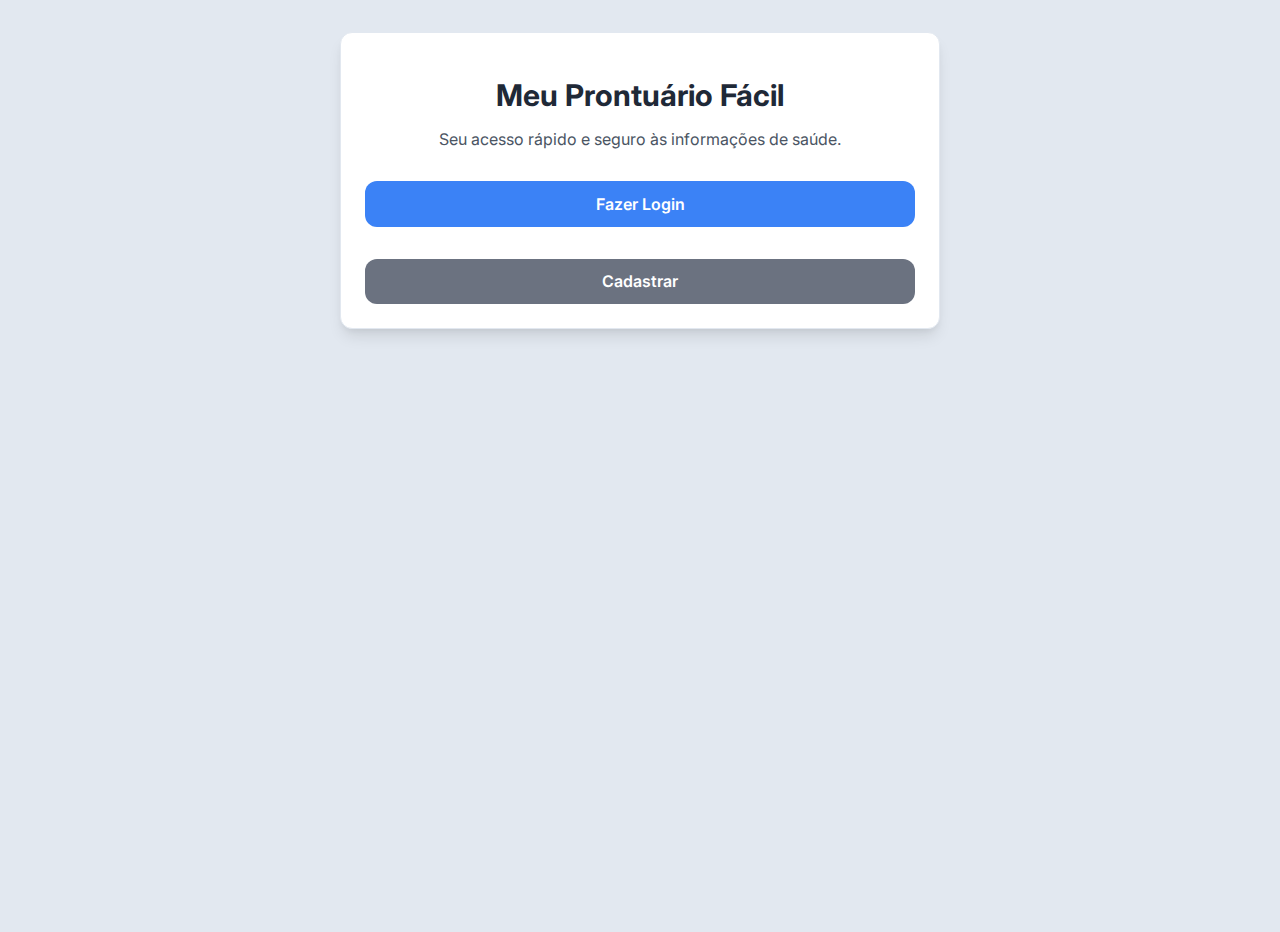
<file: index.html>
<!DOCTYPE html>
<html lang="pt-BR">
<head>
    <meta charset="UTF-8">
    <meta name="viewport" content="width=device-width, initial-scale=1.0">
    <title>Bem-vindo ao Meu Prontuário Fácil</title>
    <link rel="stylesheet" href="style.css">
    <link href="https://fonts.googleapis.com/css2?family=Inter:wght@400;500;600;700&display=swap" rel="stylesheet">
</head>
<body>
    <div class="app-container card welcome-container">
        <h1 class="main-title">Meu Prontuário Fácil</h1>
        <p class="subtitle">Seu acesso rápido e seguro às informações de saúde.</p>
        <div class="welcome-buttons">
            <a href="login.html" class="btn btn-primary btn-full">Fazer Login</a>
            <a href="cadastrar.html" class="btn btn-secondary btn-full">Cadastrar</a>
        </div>
    </div>
</body>
</html>
</file>
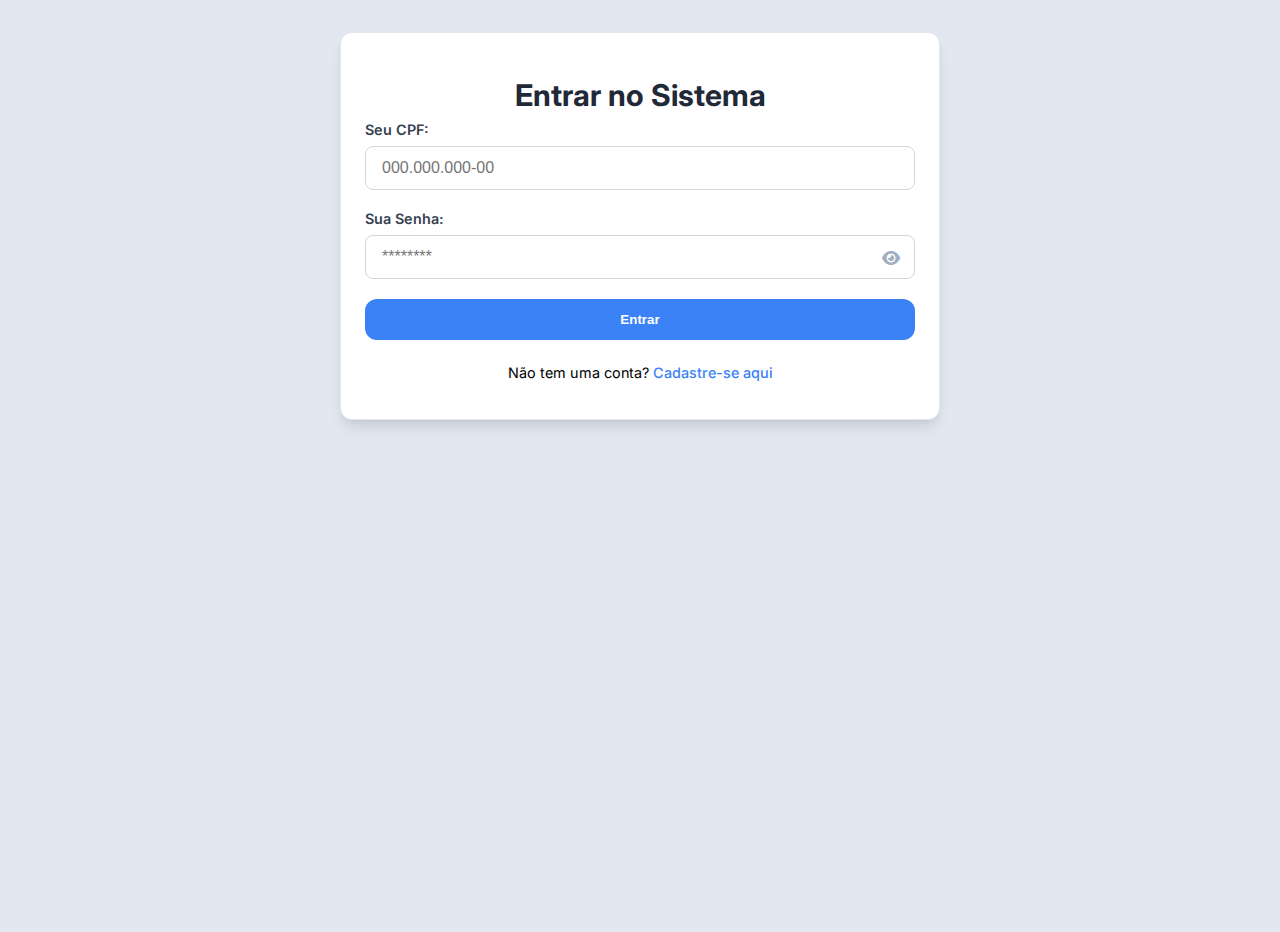
<file: app.html>
<!DOCTYPE html>
<html lang="pt-BR">
<head>
    <meta charset="UTF-8">
    <meta name="viewport" content="width=device-width, initial-scale=1.0">
    <title>Sistema - Meu Prontuário Fácil</title>
    <link rel="stylesheet" href="style.css">
    <link href="https://fonts.googleapis.com/css2?family=Inter:wght@400;500;600;700&display=swap" rel="stylesheet">
</head>
<body>
    <div id="app" class="app-container card">

        <div id="main-menu-screen">
            <h2 class="screen-title">Bem-vindo(a), <span id="user-name"></span>!</h2>
            <p class="subtitle" id="last-access-info"></p>
            <div class="menu-buttons">
                <button id="menu-professional-button" class="btn btn-primary btn-full">Acessar Prontuário de Paciente</button>
                <button id="menu-view-requests-button" class="btn btn-primary btn-full">Visualizar Solicitações de Consulta</button>
                <button id="menu-patient-button" class="btn btn-primary btn-full">Ver Meu Prontuário</button>
                <button id="menu-sensor-button" class="btn btn-primary btn-full">Ver Dados dos Sensores</button>
                <button id="logout-button" class="btn btn-danger btn-full">Sair do Sistema</button>
            </div>
        </div>
        
        <div id="requests-screen" class="hidden">
            <h2 class="screen-title">Solicitações de Consulta Pendentes</h2>
            
            <div id="requests-list-container" class="requests-list">
                <p class="placeholder-text">Carregando solicitações...</p>
            </div>
    
            <button id="back-to-menu-requests" class="btn btn-secondary btn-full">Voltar ao Menu</button>
        </div>

        <div id="professional-screen" class="hidden">
            <h2 class="screen-title">Área do Profissional</h2>
            
            <div class="card">
                <h3 class="section-subtitle">Buscar Paciente</h3>
                <div class="form-group">
                    <input type="text" id="search-patient-input" class="input-field" placeholder="Digite o nome ou CPF do paciente">
                </div>
                <div id="found-patients-list" class="found-patients-list"></div>
            </div>
        
            <div id="patient-details-section" class="hidden card">
                <h3 class="section-subtitle">Prontuário de <span id="display-patient-name"></span></h3>
                
                <h4 class="sub-subtitle">Histórico de Atendimentos:</h4>
                <div id="professional-history-box" class="history-box"></div>
                
                <h4 class="sub-subtitle" style="margin-top: 2rem;">Registrar Novo Atendimento</h4>
                <div class="form-group">
                    <label for="motivo-consulta" class="form-label">Motivo Principal da Consulta:</label>
                    <input type="text" id="motivo-consulta" class="input-field">
                </div>
                <div class="form-group">
                    <label for="descricao-geral" class="form-label">Descrição Geral e Anamnese:</label>
                    <textarea id="descricao-geral" class="input-field"></textarea>
                </div>
                <div class="form-group">
                    <label for="procedimentos" class="form-label">Procedimentos Realizados:</label>
                    <textarea id="procedimentos" class="input-field"></textarea>
                </div>
                <div class="form-group">
                    <label for="solicitacoes-exames" class="form-label">Solicitações de Exames:</label>
                    <textarea id="solicitacoes-exames" class="input-field"></textarea>
                </div>
                <div class="form-group">
                    <label for="resultados-exames" class="form-label">Resultados de Exames Apresentados:</label>
                    <textarea id="resultados-exames" class="input-field"></textarea>
                </div>
                <div class="form-group">
                    <label for="risk-level-select" class="form-label">Nível de Risco:</label>
                    <select id="risk-level-select" class="input-field">
                        <option value="verde">Verde</option>
                        <option value="azul">Azul</option>
                        <option value="amarelo">Amarelo</option>
                        <option value="vermelho">Vermelho</option>
                    </select>
                </div>
                <button id="add-attendance-button" class="btn btn-primary btn-full">Salvar Atendimento</button>
                <p id="attendance-feedback" class="feedback-text hidden"></p>
            </div>
        
            <button id="back-to-menu-prof" class="btn btn-secondary btn-full">Voltar ao Menu</button>
        </div>


        <div id="patient-screen" class="hidden">
            <h2 class="screen-title">Minha Área do Paciente</h2>

            <div class="card">
                <h3 class="section-subtitle">Meu Perfil e Prontuário</h3>
                
                <div class="patient-profile-details">
                    <p><strong>Nome:</strong> <span id="my-patient-name"></span></p>
                    <p><strong>CPF:</strong> <span id="my-patient-cpf"></span></p>
                    <p><strong>Idade:</strong> <span id="my-patient-age"></span></p>
                    <p><strong>Sexo:</strong> <span id="my-patient-sexo"></span></p>
                    <p><strong>Alergias:</strong> <span id="my-patient-allergies"></span></p>
                    <p><strong>Necessita Insulina:</strong> <span id="my-patient-insulin"></span></p>
                    <p><strong>Histórico de Vacinação:</strong></p>
                    <p class="profile-text-box" id="my-patient-vaccines"></p>
                    <p><strong>Medicamentos de Uso Contínuo:</strong></p>
                    <p class="profile-text-box" id="my-patient-meds"></p>
                </div>

                <h4 class="sub-subtitle">Histórico de Atendimentos:</h4>
                <div id="my-full-history" class="history-box">
                    <p class="placeholder-text">Carregando histórico...</p>
                </div>
            </div>

            <div class="card">
                <h3 class="section-subtitle">Solicitar Nova Consulta</h3>
                <div class="form-group">
                    <label for="motivo-solicitacao" class="form-label">Qual o motivo da sua solicitação?</label>
                    <textarea id="motivo-solicitacao" class="input-field" placeholder="Ex: Estou com febre e dor de cabeça há 2 dias..."></textarea>
                </div>
                <button id="submit-request-button" class="btn btn-primary btn-full">Enviar Solicitação</button>
                <p id="request-feedback" class="feedback-text hidden"></p>
            </div>

            <button id="back-to-menu-patient" class="btn btn-danger btn-full">Sair do Sistema</button>
        </div>


        <div id="sensor-screen" class="hidden">
            <h2 class="screen-title">Dados de Saúde dos Sensores</h2>
            <div class="sensor-grid card">
                <div class="sensor-item"><p class="sensor-label">Temperatura:</p><p id="temp-display" class="sensor-value temp-color">-- °C</p></div>
                <div class="sensor-item"><p class="sensor-label">Coração:</p><p id="heart-display" class="sensor-value heart-color">-- bpm</p></div>
                <div class="sensor-item"><p class="sensor-label">Glicose:</p><p id="glucose-display" class="sensor-value glucose-color">-- mg/dL</p></div>
            </div>
            <p class="update-info">Os dados são atualizados a cada 5 segundos (simulação).</p>
            <button id="back-to-menu-sensor" class="btn btn-secondary btn-full">Voltar ao Menu Principal</button>
        </div>

    </div>
    
    <script src="app.js" defer></script>
</body>
</html>
</file>
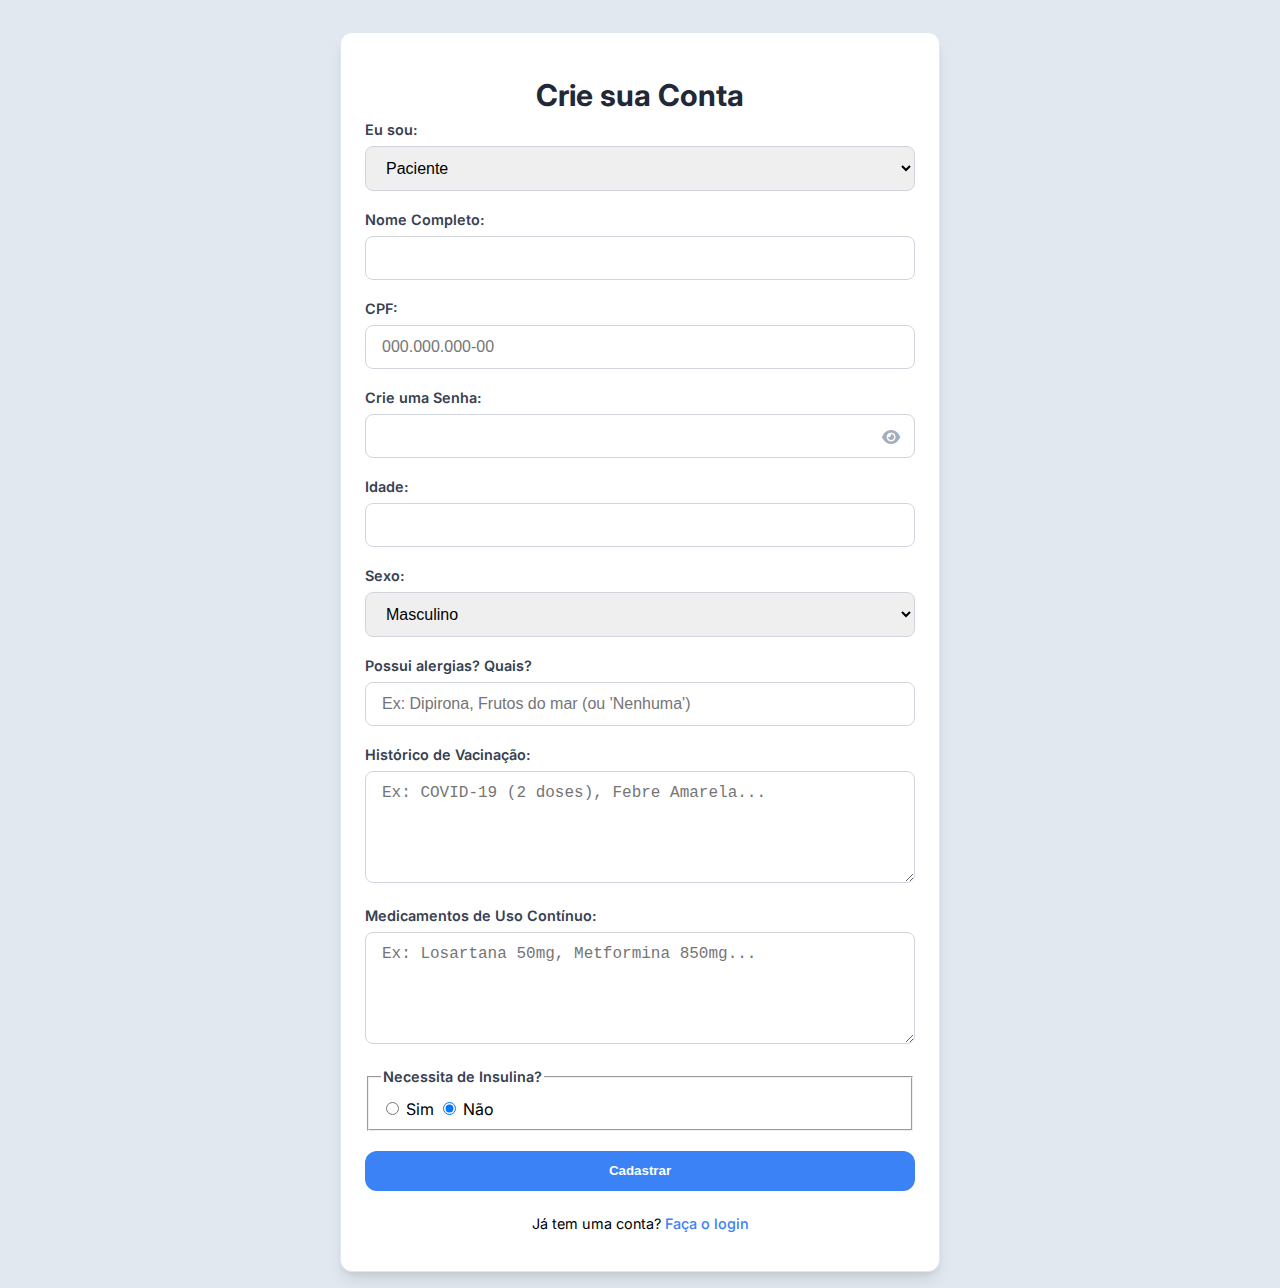
<file: cadastrar.html>
<!DOCTYPE html>
<html lang="pt-BR">
<head>
    <meta charset="UTF-8">
    <meta name="viewport" content="width=device-width, initial-scale=1.0">
    <title>Cadastro - Meu Prontuário Fácil</title>
    <link rel="stylesheet" href="style.css">
    <link href="https://fonts.googleapis.com/css2?family=Inter:wght@400;500;600;700&display=swap" rel="stylesheet">
    <link rel="stylesheet" href="https://cdnjs.cloudflare.com/ajax/libs/font-awesome/6.5.2/css/all.min.css">
</head>
<body>
    <div class="app-container card">
        <h1 class="main-title">Crie sua Conta</h1>
        
        <form id="register-form">
            <div class="form-group">
                <label for="userType" class="form-label">Eu sou:</label>
                <select id="userType" class="input-field">
                    <option value="Paciente">Paciente</option>
                    <option value="Medico">Médico</option>
                    <option value="Enfermeiro">Enfermeiro</option>
                    <option value="Emergencista">Emergencista</option>
                </select>
            </div>
            <div class="form-group">
                <label for="name" class="form-label">Nome Completo:</label>
                <input type="text" id="name" class="input-field" required>
            </div>
            <div class="form-group">
                <label for="cpf" class="form-label">CPF:</label>
                <input type="text" id="cpf" class="input-field" required placeholder="000.000.000-00">
            </div>
            
            <div class="form-group password-container">
                <label for="password" class="form-label">Crie uma Senha:</label>
                <input type="password" id="password" class="input-field" required>
                <i class="fa-solid fa-eye" id="togglePassword"></i>
            </div>
            
            <div class="form-group">
                <label for="age" class="form-label">Idade:</label>
                <input type="number" id="age" class="input-field" required>
            </div>
            <div class="form-group">
                <label for="sexo" class="form-label">Sexo:</label>
                <select id="sexo" class="input-field">
                    <option value="Masculino">Masculino</option>
                    <option value="Feminino">Feminino</option>
                    <option value="Outro">Outro</option>
                </select>
            </div>

            <div id="patient-specific-fields">
                <div class="form-group">
                    <label for="alergias" class="form-label">Possui alergias? Quais?</label>
                    <input type="text" id="alergias" class="input-field" placeholder="Ex: Dipirona, Frutos do mar (ou 'Nenhuma')">
                </div>
                <div class="form-group">
                    <label for="vacinacao" class="form-label">Histórico de Vacinação:</label>
                    <textarea id="vacinacao" class="input-field" rows="3" placeholder="Ex: COVID-19 (2 doses), Febre Amarela..."></textarea>
                </div>
                <div class="form-group">
                    <label for="medicamentos" class="form-label">Medicamentos de Uso Contínuo:</label>
                    <textarea id="medicamentos" class="input-field" rows="3" placeholder="Ex: Losartana 50mg, Metformina 850mg..."></textarea>
                </div>
                <fieldset class="form-group">
                    <legend class="form-label">Necessita de Insulina?</legend>
                    <div>
                        <input type="radio" id="insulina_sim" name="insulina" value="true">
                        <label for="insulina_sim">Sim</label>
                        <input type="radio" id="insulina_nao" name="insulina" value="false" checked>
                        <label for="insulina_nao">Não</label>
                    </div>
                </fieldset>
            </div>
            <p id="register-feedback" class="feedback-text hidden"></p>
            <button type="submit" class="btn btn-primary btn-full">Cadastrar</button>
            <div class="redirect-link">
                <p>Já tem uma conta? <a href="login.html">Faça o login</a></p>
            </div>
        </form>
        
    </div>
    <script src="cadastrar.js" defer></script>
</body>
</html>
</file>
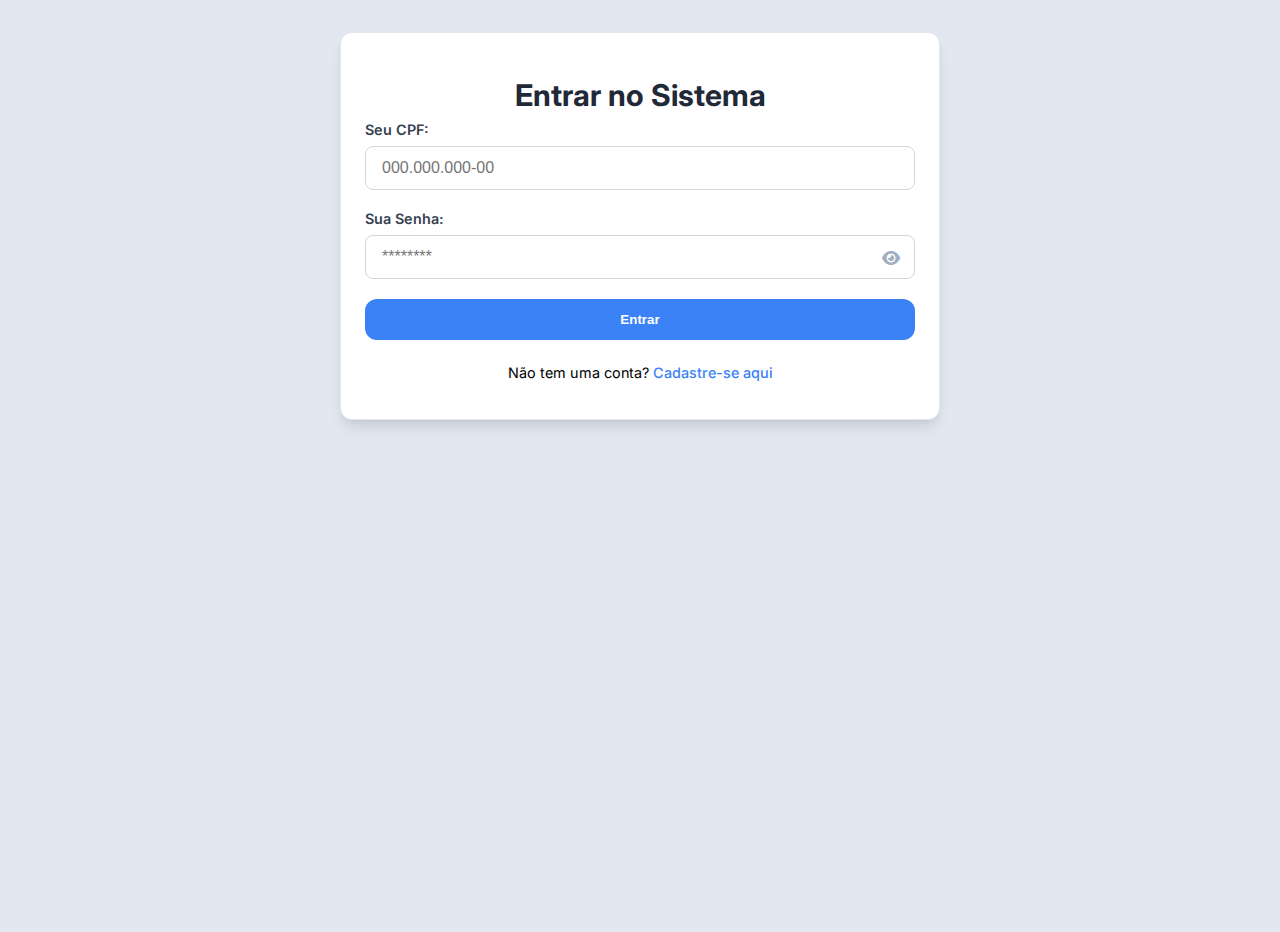
<file: login.html>
<!DOCTYPE html>
<html lang="pt-BR">
<head>
    <meta charset="UTF-8">
    <meta name="viewport" content="width=device-width, initial-scale=1.0">
    <title>Login - Meu Prontuário Fácil</title>
    <link rel="stylesheet" href="style.css">
    <link href="https://fonts.googleapis.com/css2?family=Inter:wght@400;500;600;700&display=swap" rel="stylesheet">
    <link rel="stylesheet" href="https://cdnjs.cloudflare.com/ajax/libs/font-awesome/6.5.2/css/all.min.css">
</head>
<body>
    <div class="app-container card">
        <h1 class="main-title">Entrar no Sistema</h1>
        <div id="login-form">
            <div class="form-group">
                <label for="cpf" class="form-label">Seu CPF:</label>
                <input type="text" id="cpf" class="input-field" placeholder="000.000.000-00">
            </div>
            <div class="form-group password-container">
                <label for="password" class="form-label">Sua Senha:</label>
                <input type="password" id="password" class="input-field" placeholder="********">
                <i class="fa-solid fa-eye" id="togglePassword"></i>
            </div>
            <p id="login-error" class="feedback-text error hidden">CPF ou senha inválidos.</p>
            <button id="login-button" class="btn btn-primary btn-full">Entrar</button>
            <div class="redirect-link">
                <p>Não tem uma conta? <a href="cadastrar.html">Cadastre-se aqui</a></p>
            </div>
        </div>
    </div>
    <script src="login.js" defer></script>
</body>
</html>
</file>
<file: style.css>
/* --- Estilos Gerais --- */
body {
    font-family: 'Inter', sans-serif;
    background-color: #e2e8f0;
    display: flex;
    align-items: center;
    justify-content: center;
    min-height: 100vh;
    padding: 1rem;
    margin: 0;
}

.hidden {
    display: none;
}

.app-container {
    background-color: #ffffff;
    border-radius: 1rem;
    box-shadow: 0 10px 15px -3px rgba(0, 0, 0, 0.1), 0 4px 6px -2px rgba(0, 0, 0, 0.05);
    padding: 2.5rem;
    width: 100%;
    max-width: 550px;
    margin: auto;
}

.card {
    padding: 1.5rem;
    margin-top: 1rem;
    border: 1px solid #e2e8f0;
    border-radius: 0.75rem; /* Adicionado para consistência */
}

/* --- Telas de Boas-Vindas e Login/Cadastro --- */
.welcome-container {
    text-align: center;
}

.welcome-buttons {
    margin-top: 2rem;
    display: flex;
    flex-direction: column;
    gap: 1rem;
}

.redirect-link {
    text-align: center;
    margin-top: 1.5rem;
    font-size: 0.9rem;
}

.redirect-link a {
    color: #3b82f6;
    font-weight: 500;
    text-decoration: none;
}

.redirect-link a:hover {
    text-decoration: underline;
}

/* --- Textos e Títulos --- */
.main-title {
    font-size: 1.875rem;
    font-weight: 700;
    text-align: center;
    color: #1f2937;
    margin-bottom: 0.5rem;
}

.subtitle {
    text-align: center;
    color: #4b5563;
    margin-bottom: 1.5rem;
}

.screen-title {
    font-size: 1.5rem;
    font-weight: 600;
    text-align: center;
    color: #374151;
    margin-bottom: 1.5rem;
}

.section-subtitle {
    font-size: 1.125rem;
    font-weight: 600;
    color: #374151;
    margin-top: 1rem;
    margin-bottom: 1rem;
    border-bottom: 2px solid #e2e8f0;
    padding-bottom: 0.5rem;
}

.sub-subtitle {
    font-size: 1rem;
    font-weight: 600;
    color: #374151;
    margin-top: 1rem;
    margin-bottom: 0.5rem;
}

/* --- Botões --- */
.btn {
    font-weight: 600;
    padding: 0.8rem 1.5rem;
    border-radius: 0.75rem;
    transition: all 0.2s ease-in-out;
    cursor: pointer;
    border: none;
    text-align: center;
    display: block;
    text-decoration: none;
}

.btn-full {
    width: 100%;
    box-sizing: border-box; 
}

.btn-primary {
    background-color: #3b82f6;
    color: #ffffff;
}

.btn-primary:hover {
    background-color: #2563eb;
}

.btn-secondary {
    background-color: #6b7280;
    color: #ffffff;
    margin-top: 1rem;
}

.btn-secondary:hover {
    background-color: #4b5563;
}

.btn-danger {
    background-color: #ef4444;
    color: #ffffff;
    margin-top: 1.5rem;
}

.btn-danger:hover {
    background-color: #dc2626;
}

.menu-buttons {
    display: flex;
    flex-direction: column;
    gap: 1rem;
}

/* --- Formulários --- */
.form-group {
    margin-bottom: 1.25rem;
}

.form-label {
    display: block;
    color: #374151;
    font-size: 0.9rem;
    font-weight: 600;
    margin-bottom: 0.5rem;
}

.input-field {
    border: 1px solid #d1d5db;
    border-radius: 0.5rem;
    padding: 0.75rem 1rem;
    width: 100%;
    font-size: 1rem;
    box-sizing: border-box;
}

textarea.input-field {
    height: 7rem;
    resize: vertical;
}

/* --- Feedback e Dados Específicos --- */
.feedback-text {
    font-size: 0.9rem;
    text-align: center;
    margin: 1rem 0;
    padding: 0.5rem;
    border-radius: 0.5rem;
}

.feedback-text.success {
    color: #059669;
    background-color: #d1fae5;
}

.feedback-text.error {
    color: #b91c1c;
    background-color: #fee2e2;
}

.sensitive-data {
    font-weight: 700;
    color: #b91c1c;
}

.sensitive-data.unlocked {
    color: #374151;
}

/* --- Componentes do App Principal --- */
.found-patients-list, .requests-list {
    margin-top: 1rem;
    display: flex;
    flex-direction: column;
    gap: 1rem;
}

.patient-list-item, .request-item {
    background-color: #f8fafc;
    border: 1px solid #e2e8f0;
    padding: 1rem;
    border-radius: 0.75rem;
    cursor: pointer;
    transition: all 0.2s ease-in-out;
}

.patient-list-item:hover, .request-item:hover {
    border-color: #3b82f6;
    background-color: #eff6ff;
}

.request-item h4 {
    margin: 0 0 0.5rem 0;
    color: #1e40af;
}
.request-item p {
    margin: 0.25rem 0;
    font-size: 0.9rem;
}
.request-item .motivo {
    font-style: italic;
    color: #4b5563;
    margin-top: 0.5rem;
    padding-left: 1rem;
    border-left: 3px solid #93c5fd;
}

.patient-info-text {
    margin-bottom: 0.5rem;
}

.history-box {
    padding: 0.75rem;
    background-color: #f9fafb;
    border-radius: 0.5rem;
    max-height: 15rem;
    overflow-y: auto;
    font-size: 0.9rem;
}

.history-entry {
    border-bottom: 1px solid #e2e8f0;
    padding: 0.5rem 0;
}

.history-entry:last-child {
    border-bottom: none;
}

.placeholder-text {
    color: #6b7280;
    text-align: center;
    padding: 1rem;
}

/* --- Sensores --- */
.sensor-grid {
    display: grid;
    grid-template-columns: repeat(auto-fit, minmax(120px, 1fr));
    gap: 1rem;
}

.sensor-item {
    background-color: #f1f5f9;
    padding: 1rem;
    border-radius: 0.5rem;
    text-align: center;
}

.sensor-label {
    font-weight: 600;
}

.sensor-value {
    font-size: 1.75rem;
    font-weight: 700;
}

.temp-color { color: #2563eb; }
.heart-color { color: #dc2626; }
.glucose-color { color: #16a34a; }

.update-info {
    text-align: center;
    font-size: 0.8rem;
    margin-top: 1rem;
    color: #6b7280;
}

/* --- CORREÇÃO DE ESPAÇAMENTO --- */
#back-to-menu-requests {
    margin-top: 1.5rem;
}

.patient-profile-details p {
    margin-bottom: 0.75rem;
    font-size: 0.95rem;
}

.profile-text-box {
    background-color: #f8fafc;
    border: 1px solid #e2e8f0;
    border-radius: 0.5rem;
    padding: 0.75rem;
    font-size: 0.9rem;
    color: #334155;
    white-space: pre-wrap; /* Mantém as quebras de linha do texto */
}

/* Estilo para cada item do histórico (tag <details>) */
.history-details-item {
    border-bottom: 1px solid #e2e8f0;
    padding: 0.5rem 0;
}
.history-details-item:last-child {
    border-bottom: none;
}

/* Estilo para o título clicável (tag <summary>) */
.history-summary {
    cursor: pointer;
    font-weight: 600;
    padding: 0.5rem;
    border-radius: 0.25rem;
    transition: background-color 0.2s ease-in-out;
}
.history-summary:hover {
    background-color: #f1f5f9;
}

/* Estilo para o conteúdo detalhado que é revelado */
.history-content {
    padding: 1rem;
    margin-top: 0.5rem;
    background-color: #f8fafc;
    border-left: 4px solid #3b82f6;
}

.history-content p {
    margin: 0 0 0.5rem 0;
}


/* --- Estilos para o botão de mostrar/esconder senha --- */

/* Container que segura o input e o ícone */
.password-container {
    position: relative;
}

/* Posicionamento e estilo do ícone de olho */
.password-container i {
    position: absolute;
    right: 15px;
    top: 70%; /* Ajustado para alinhar melhor com o texto do input */
    transform: translateY(-50%);
    cursor: pointer;
    color: #a0aec0; /* cinza claro */
}

/* Cor do ícone quando a senha está visível (ativo) */
.password-container i.active {
    color: #3b82f6; /* azul primário */
}
</file>
